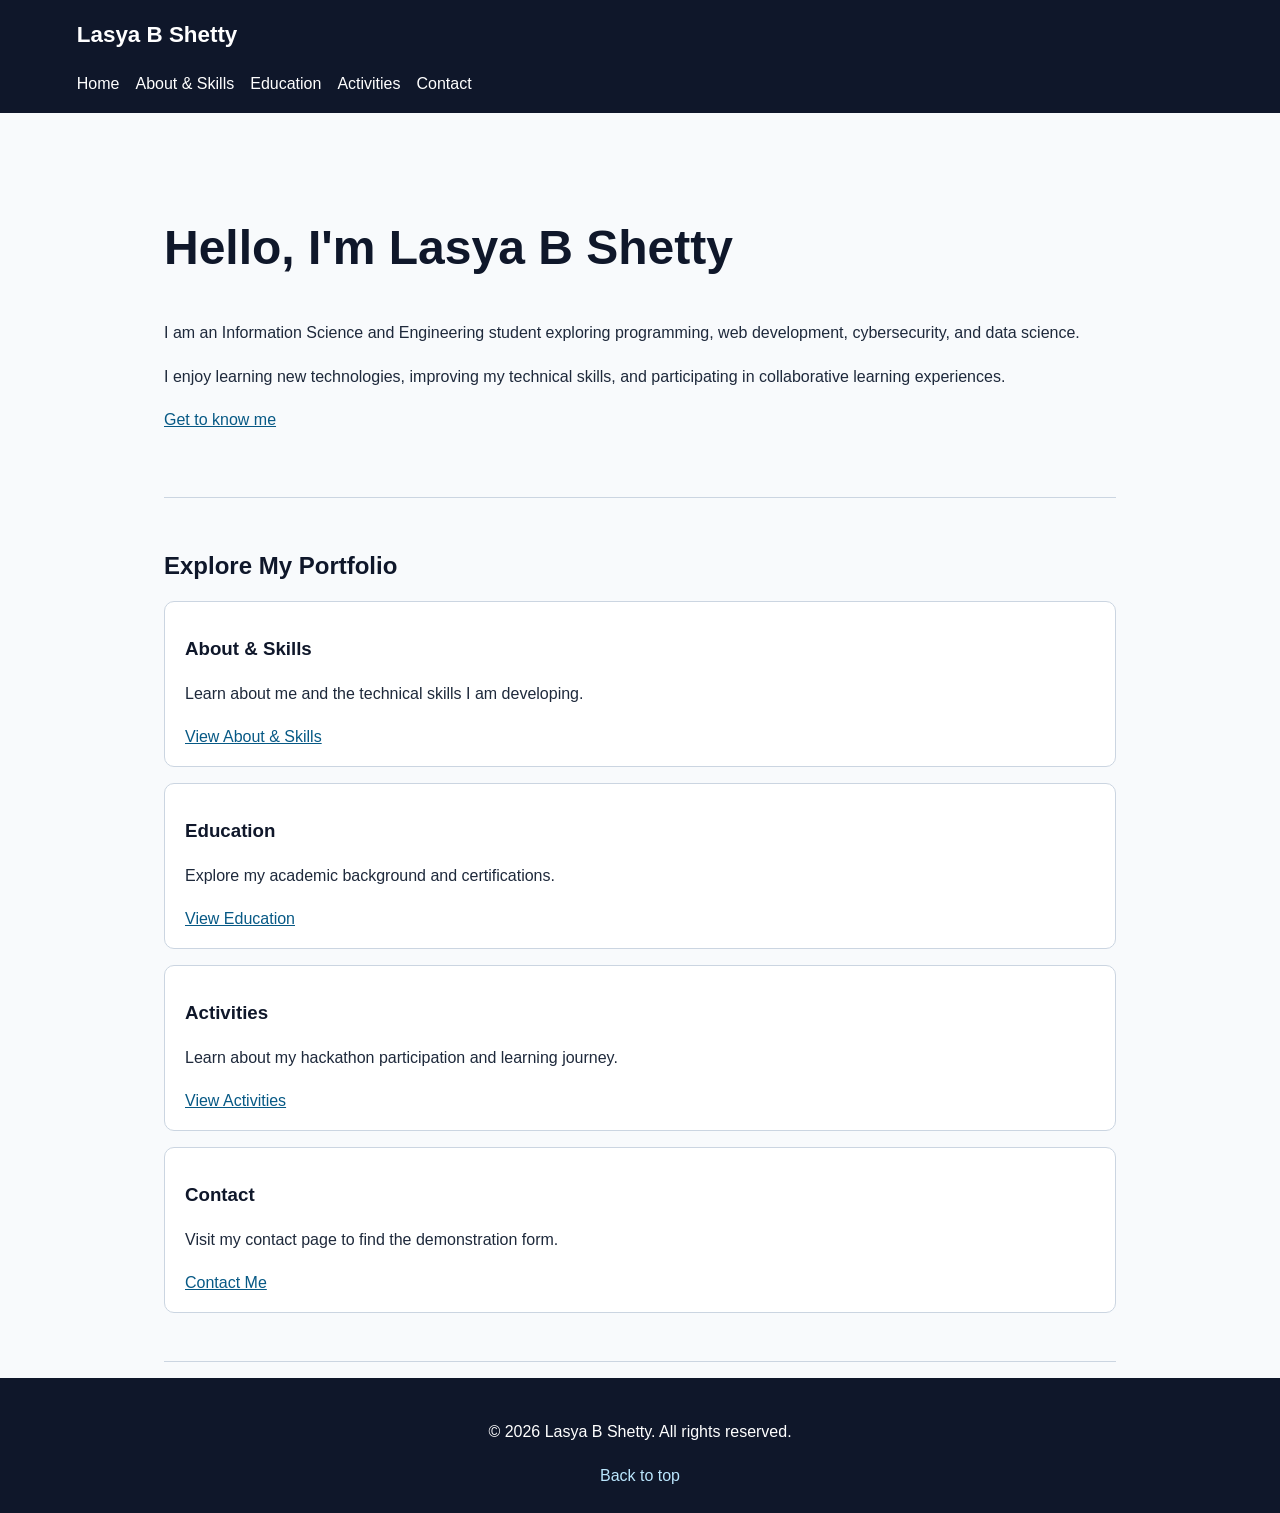
<file: index.html>
<!DOCTYPE html>
<html lang="en">
<head>
    <meta charset="UTF-8">
    <meta name="viewport" content="width=device-width, initial-scale=1.0">

    <title>Lasya B Shetty | Student Portfolio</title>
    <meta name="description" content="Welcome to the portfolio of Lasya B Shetty, an Information Science and Engineering student interested in programming, cybersecurity, and data science.">
    <meta name="author" content="Lasya B Shetty">

    <link rel="stylesheet" href="style.css">
</head>

<body>
    <a class="skip-link" href="#main-content">
        Skip to main content
    </a>

    <header>
        <p><strong>Lasya B Shetty</strong></p>

        <nav aria-label="Main navigation">
            <ul>
                <li><a href="index.html" aria-current="page">Home</a></li>
                <li><a href="about.html">About &amp; Skills</a></li>
                <li><a href="education.html">Education</a></li>
                <li><a href="activities.html">Activities</a></li>
                <li><a href="contact.html">Contact</a></li>
            </ul>
        </nav>
    </header>

    <main id="main-content">
        <section class="intro" aria-labelledby="intro-heading">
            <h1 id="intro-heading">Hello, I'm Lasya B Shetty</h1>

            <p>
                I am an Information Science and Engineering student
                exploring programming, web development, cybersecurity,
                and data science.
            </p>

            <p>
                I enjoy learning new technologies, improving my
                technical skills, and participating in collaborative
                learning experiences.
            </p>

            <p>
                <a href="about.html">Get to know me</a>
            </p>
        </section>

        <section aria-labelledby="explore-heading">
            <h2 id="explore-heading">Explore My Portfolio</h2>

            <article class="card">
                <h3>About &amp; Skills</h3>
                <p>Learn about me and the technical skills I am developing.</p>
                <a href="about.html">View About &amp; Skills</a>
            </article>

            <article class="card">
                <h3>Education</h3>
                <p>Explore my academic background and certifications.</p>
                <a href="education.html">View Education</a>
            </article>

            <article class="card">
                <h3>Activities</h3>
                <p>Learn about my hackathon participation and learning journey.</p>
                <a href="activities.html">View Activities</a>
            </article>

            <article class="card">
                <h3>Contact</h3>
                <p>Visit my contact page to find the demonstration form.</p>
                <a href="contact.html">Contact Me</a>
            </article>
        </section>
    </main>

    <footer>
        <p>
            &copy; <time datetime="2026">2026</time>
            Lasya B Shetty. All rights reserved.
        </p>

        <nav aria-label="Footer navigation">
            <a href="#main-content">Back to top</a>
        </nav>
    </footer>
</body>
</html>
</file>
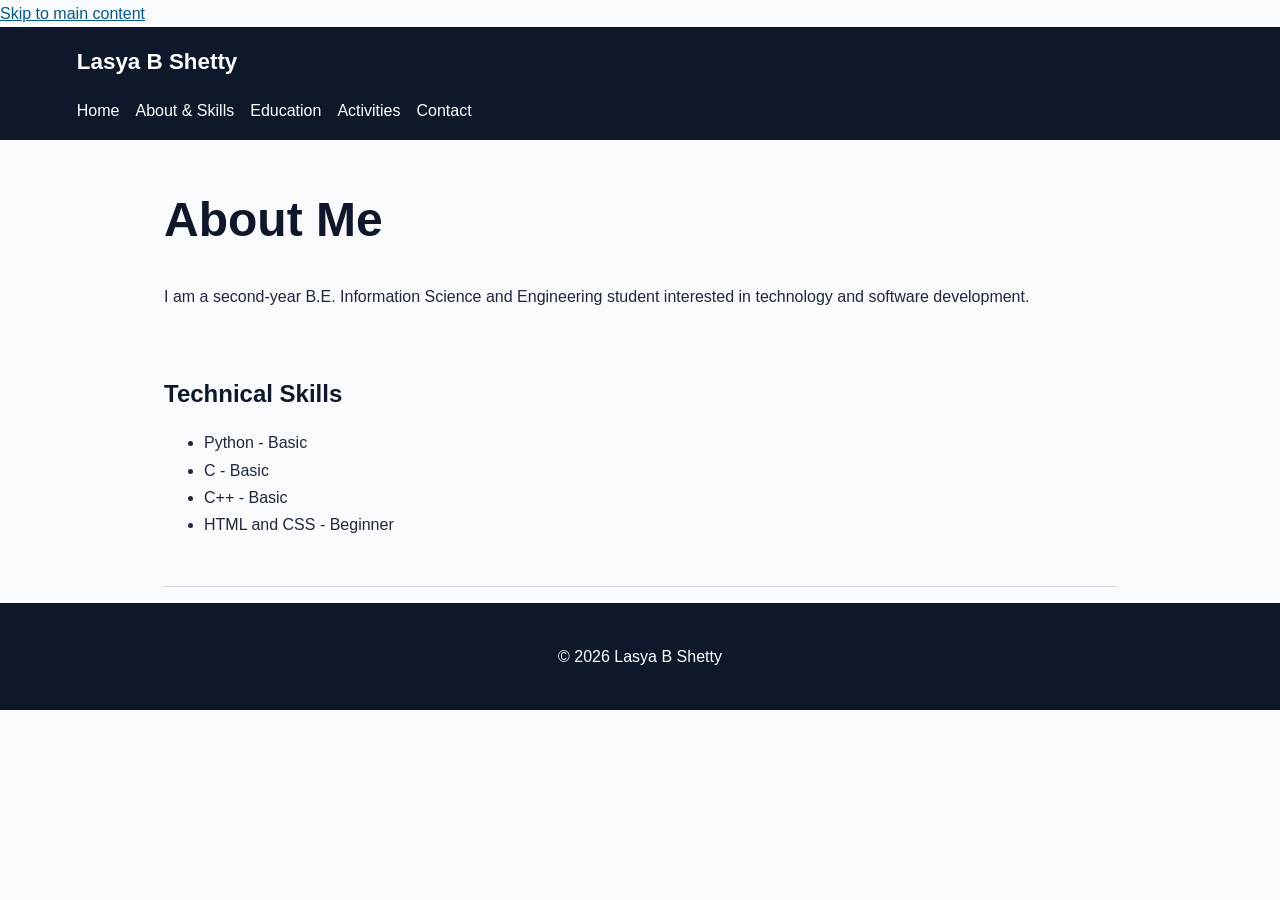
<file: about.html>
<!DOCTYPE html>
<html lang="en">
<head>
    <meta charset="UTF-8">
    <meta name="viewport" content="width=device-width, initial-scale=1.0">
    <meta name="description" content="Learn about my background and technical skills.">
    <title>About & Skills | Lasya B Shetty</title>
    <link rel="stylesheet" href="style.css">
</head>
<body>
    <a href="#main-content">Skip to main content</a>

    <header>
        <p><strong>Lasya B Shetty</strong></p>
        <nav aria-label="Main navigation">
            <ul>
                <li><a href="index.html">Home</a></li>
                <li><a href="about.html" aria-current="page">About &amp; Skills</a></li>
                <li><a href="education.html">Education</a></li>
                <li><a href="activities.html">Activities</a></li>
                <li><a href="contact.html">Contact</a></li>
            </ul>
        </nav>
    </header>

    <main id="main-content">
        <h1>About Me</h1>
        <p>I am a second-year B.E. Information Science and Engineering student interested in technology and software development.</p>

        <section>
            <h2>Technical Skills</h2>
            <ul>
                <li>Python - Basic</li>
                <li>C - Basic</li>
                <li>C++ - Basic</li>
                <li>HTML and CSS - Beginner</li>
            </ul>
        </section>
    </main>

    <footer>
        <p>&copy; 2026 Lasya B Shetty</p>
    </footer>
</body>
</html>
</file>
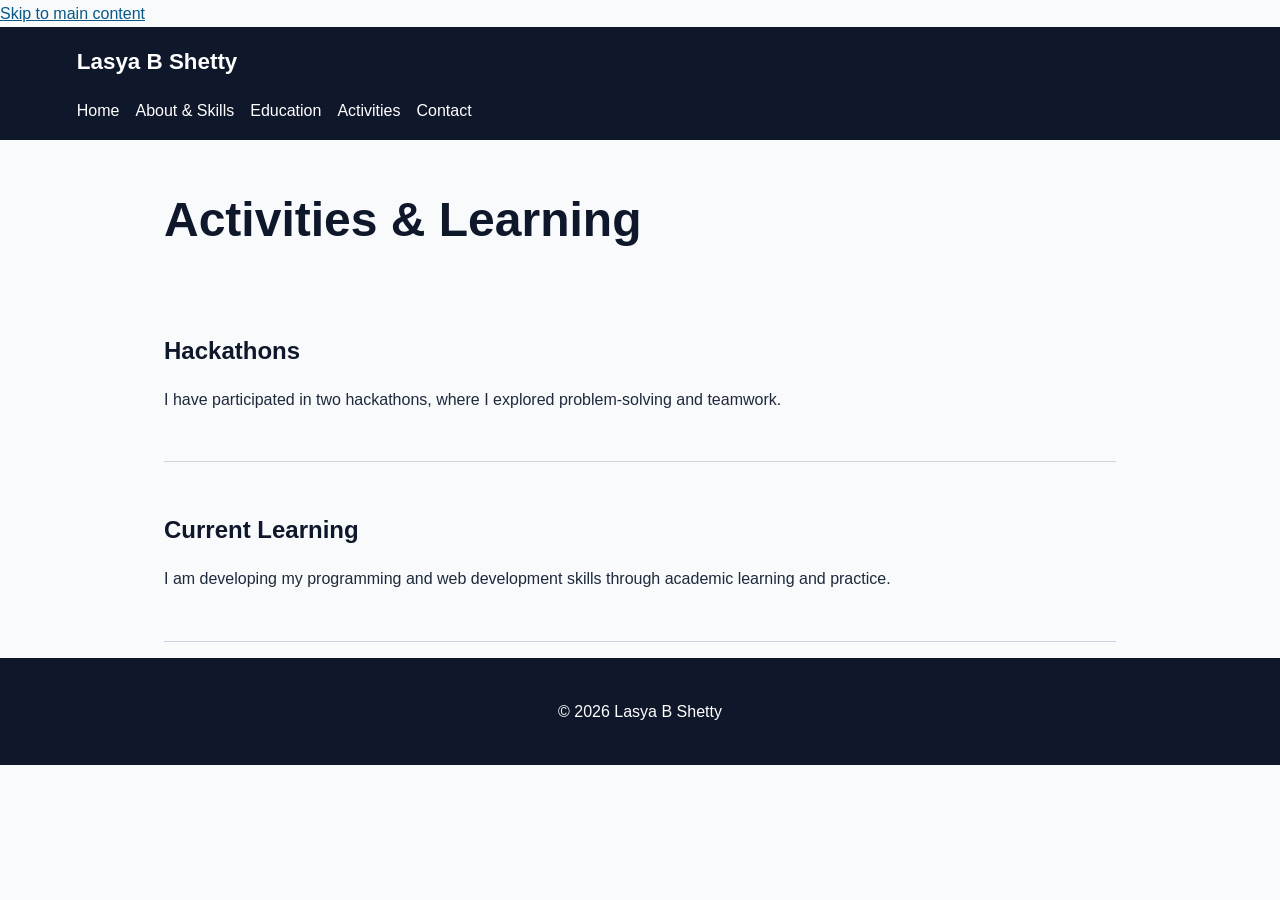
<file: activities.html>
<!DOCTYPE html>
<html lang="en">
<head>
    <meta charset="UTF-8">
    <meta name="viewport" content="width=device-width, initial-scale=1.0">
    <meta name="description" content="My hackathon participation and learning activities.">
    <title>Activities | Lasya B Shetty</title>
    <link rel="stylesheet" href="style.css">
</head>
<body>
    <a href="#main-content">Skip to main content</a>

    <header>
        <p><strong>Lasya B Shetty</strong></p>
        <nav aria-label="Main navigation">
            <ul>
                <li><a href="index.html">Home</a></li>
                <li><a href="about.html">About &amp; Skills</a></li>
                <li><a href="education.html">Education</a></li>
                <li><a href="activities.html" aria-current="page">Activities</a></li>
                <li><a href="contact.html">Contact</a></li>
            </ul>
        </nav>
    </header>

    <main id="main-content">
        <h1>Activities & Learning</h1>

        <section>
            <h2>Hackathons</h2>
            <p>I have participated in two hackathons, where I explored problem-solving and teamwork.</p>
        </section>

        <section>
            <h2>Current Learning</h2>
            <p>I am developing my programming and web development skills through academic learning and practice.</p>
        </section>
    </main>

    <footer>
        <p>&copy; 2026 Lasya B Shetty</p>
    </footer>
</body>
</html>
</file>
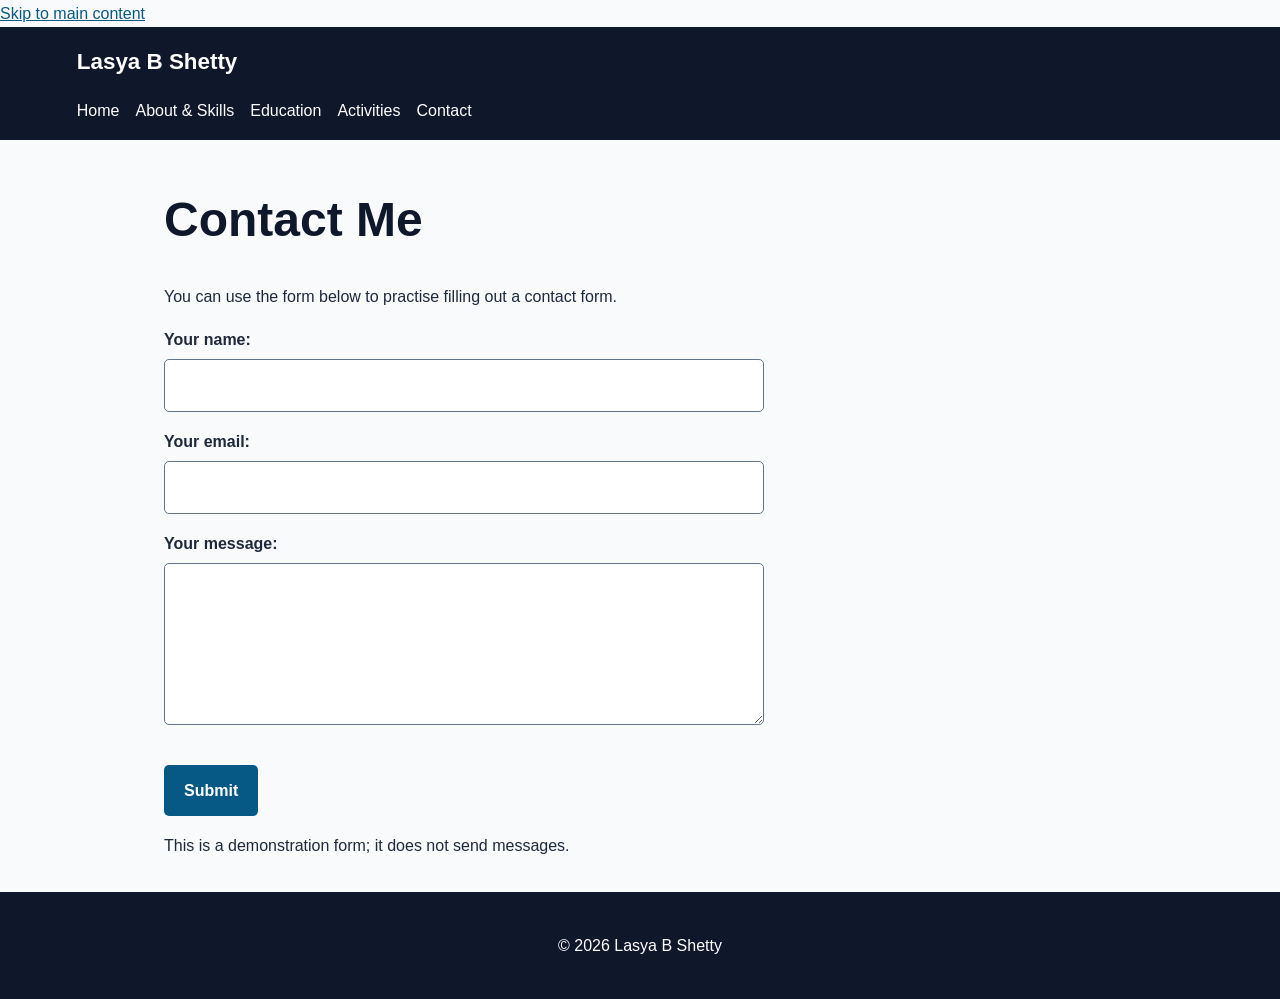
<file: contact.html>
<!DOCTYPE html>
<html lang="en">
<head>
    <meta charset="UTF-8">
    <meta name="viewport" content="width=device-width, initial-scale=1.0">
    <meta name="description" content="Contact me through my portfolio contact form.">
    <title>Contact | Lasya B Shetty</title>
    <link rel="stylesheet" href="style.css">
</head>
<body>
    <a href="#main-content">Skip to main content</a>

    <header>
        <p><strong>Lasya B Shetty</strong></p>
        <nav aria-label="Main navigation">
            <ul>
                <li><a href="index.html">Home</a></li>
                <li><a href="about.html">About &amp; Skills</a></li>
                <li><a href="education.html">Education</a></li>
                <li><a href="activities.html">Activities</a></li>
                <li><a href="contact.html" aria-current="page">Contact</a></li>
            </ul>
        </nav>
    </header>

    <main id="main-content">
        <h1>Contact Me</h1>
        <p>You can use the form below to practise filling out a contact form.</p>

        <form action="#" method="get">
            <p>
                <label for="name">Your name:</label>
                <input type="text" id="name" name="name" autocomplete="name" required>
            </p>

            <p>
                <label for="email">Your email:</label>
                <input type="email" id="email" name="email" autocomplete="email" required>
            </p>

            <p>
                <label for="message">Your message:</label>
                <textarea id="message" name="message" rows="5" required></textarea>
            </p>

            <button type="submit">Submit</button>
        </form>

        <p>This is a demonstration form; it does not send messages.</p>
    </main>

    <footer>
        <p>&copy; 2026 Lasya B Shetty</p>
    </footer>
</body>
</html>
</file>
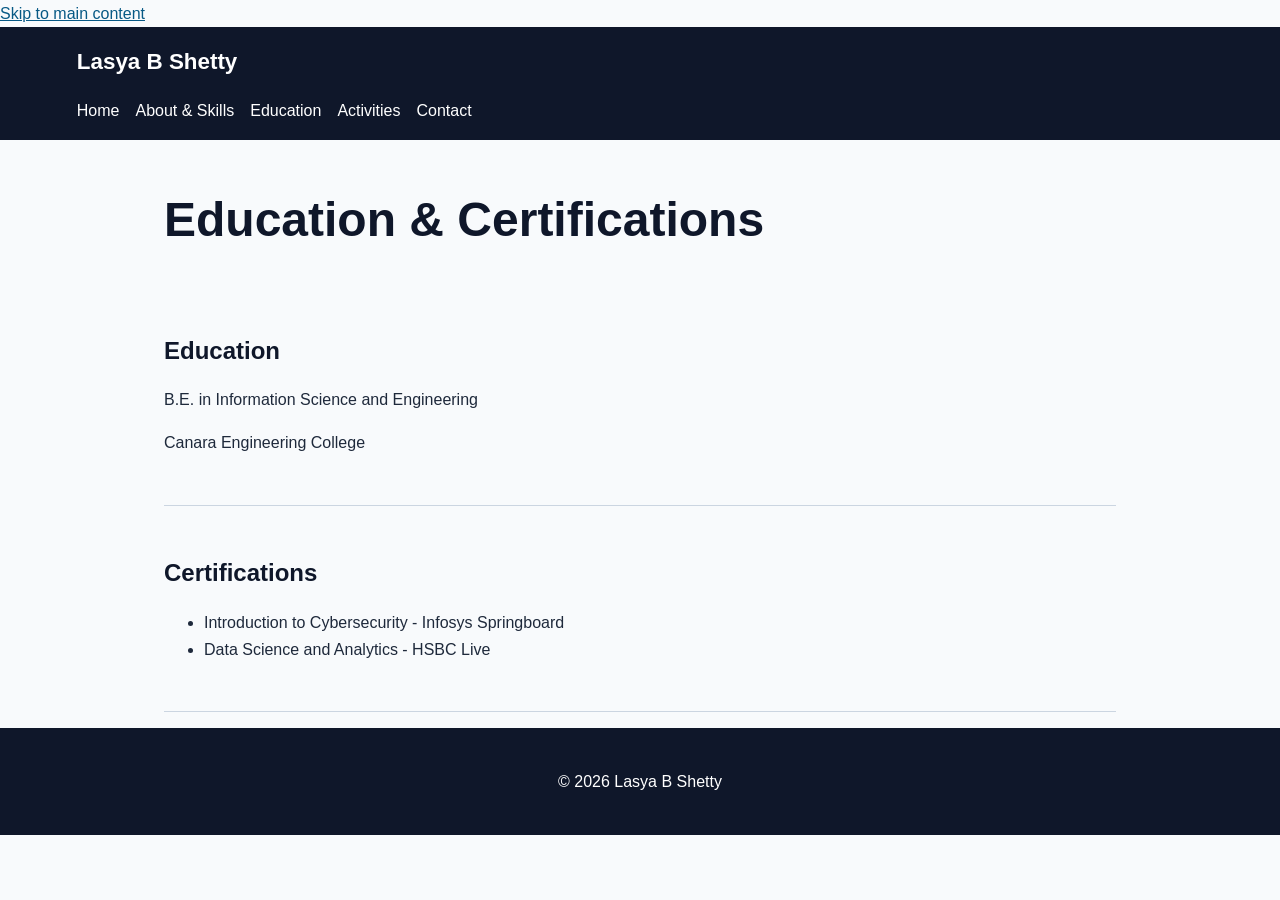
<file: education.html>
<!DOCTYPE html>
<html lang="en">
<head>
    <meta charset="UTF-8">
    <meta name="viewport" content="width=device-width, initial-scale=1.0">
    <meta name="description" content="My education and completed certifications.">
    <title>Education | Lasya B Shetty</title>
    <link rel="stylesheet" href="style.css">
</head>
<body>
    <a href="#main-content">Skip to main content</a>

    <header>
        <p><strong>Lasya B Shetty</strong></p>
        <nav aria-label="Main navigation">
            <ul>
                <li><a href="index.html">Home</a></li>
                <li><a href="about.html">About &amp; Skills</a></li>
                <li><a href="education.html" aria-current="page">Education</a></li>
                <li><a href="activities.html">Activities</a></li>
                <li><a href="contact.html">Contact</a></li>
            </ul>
        </nav>
    </header>

    <main id="main-content">
        <h1>Education & Certifications</h1>

        <section>
            <h2>Education</h2>
            <p>B.E. in Information Science and Engineering</p>
            <p>Canara Engineering College</p>
        </section>

        <section>
            <h2>Certifications</h2>
            <ul>
                <li>Introduction to Cybersecurity - Infosys Springboard</li>
                <li>Data Science and Analytics - HSBC Live</li>
            </ul>
        </section>
    </main>

    <footer>
        <p>&copy; 2026 Lasya B Shetty</p>
    </footer>
</body>
</html>
</file>
<file: style.css>
* {
            box-sizing: border-box;
        }

        html {
            scroll-behavior: smooth;
            scroll-padding-top: 1rem;
        }

        body {
            margin: 0;
            font-family: Arial, sans-serif;
            line-height: 1.7;
            color: #1e293b;
            background-color: #f8fafc;
        }

        a {
            color: #075985;
        }

        a:hover {
            color: #0c4a6e;
        }

        a:focus-visible,
        input:focus-visible,
        textarea:focus-visible,
        button:focus-visible,
        summary:focus-visible {
            outline: 3px solid #b45309;
            outline-offset: 4px;
        }

        .skip-link {
            position: absolute;
            top: -100px;
            left: 1rem;
            z-index: 10;
            padding: 0.75rem 1rem;
            background: #fff;
            color: #111827;
        }

        .skip-link:focus {
            top: 1rem;
        }

        header {
            background-color: #0f172a;
            color: #fff;
            padding: 1rem 6%;
        }

        header p {
            margin: 0;
            font-size: 1.4rem;
            font-weight: bold;
        }

        nav ul {
            display: flex;
            flex-wrap: wrap;
            gap: 1rem;
            list-style: none;
            padding: 0;
            margin-bottom: 0;
        }

        nav a {
            color: #fff;
            text-decoration: none;
        }

        nav a:hover {
            text-decoration: underline;
            color: #bae6fd;
        }

        main {
            max-width: 1000px;
            margin: auto;
            padding: 1rem 1.5rem;
        }

        section {
            padding: 2rem 0;
            border-bottom: 1px solid #cbd5e1;
        }

        h1, h2, h3 {
            line-height: 1.3;
            color: #0f172a;
        }

        h1 {
            font-size: clamp(2rem, 5vw, 3rem);
        }

        .intro {
            padding: 3rem 0;
        }

        .card {
            background: #fff;
            border: 1px solid #cbd5e1;
            border-radius: 10px;
            padding: 1rem 1.25rem;
            margin: 1rem 0;
        }

        .skills {
            display: flex;
            flex-wrap: wrap;
            gap: 0.6rem;
            padding: 0;
            list-style: none;
        }

        .skills li {
            background: #e0f2fe;
            color: #0c4a6e;
            border: 1px solid #7dd3fc;
            border-radius: 6px;
            padding: 0.4rem 0.75rem;
        }

        form {
            max-width: 600px;
        }

        label {
            display: block;
            margin-top: 1rem;
            font-weight: bold;
        }

        input, textarea {
            width: 100%;
            padding: 0.75rem;
            margin-top: 0.35rem;
            font: inherit;
            border: 1px solid #64748b;
            border-radius: 5px;
            background: #fff;
            color: #1e293b;
        }

        button {
            margin-top: 1rem;
            padding: 0.75rem 1.25rem;
            background: #075985;
            color: #fff;
            font: inherit;
            font-weight: bold;
            border: none;
            border-radius: 5px;
            cursor: pointer;
        }

        button:hover {
            background: #0c4a6e;
        }

        footer {
            padding: 1.5rem;
            text-align: center;
            background: #0f172a;
            color: #fff;
        }

        footer a {
            color: #bae6fd;
        }

        @media (prefers-reduced-motion: reduce) {
            html {
                scroll-behavior: auto;
            }
        }
</file>
